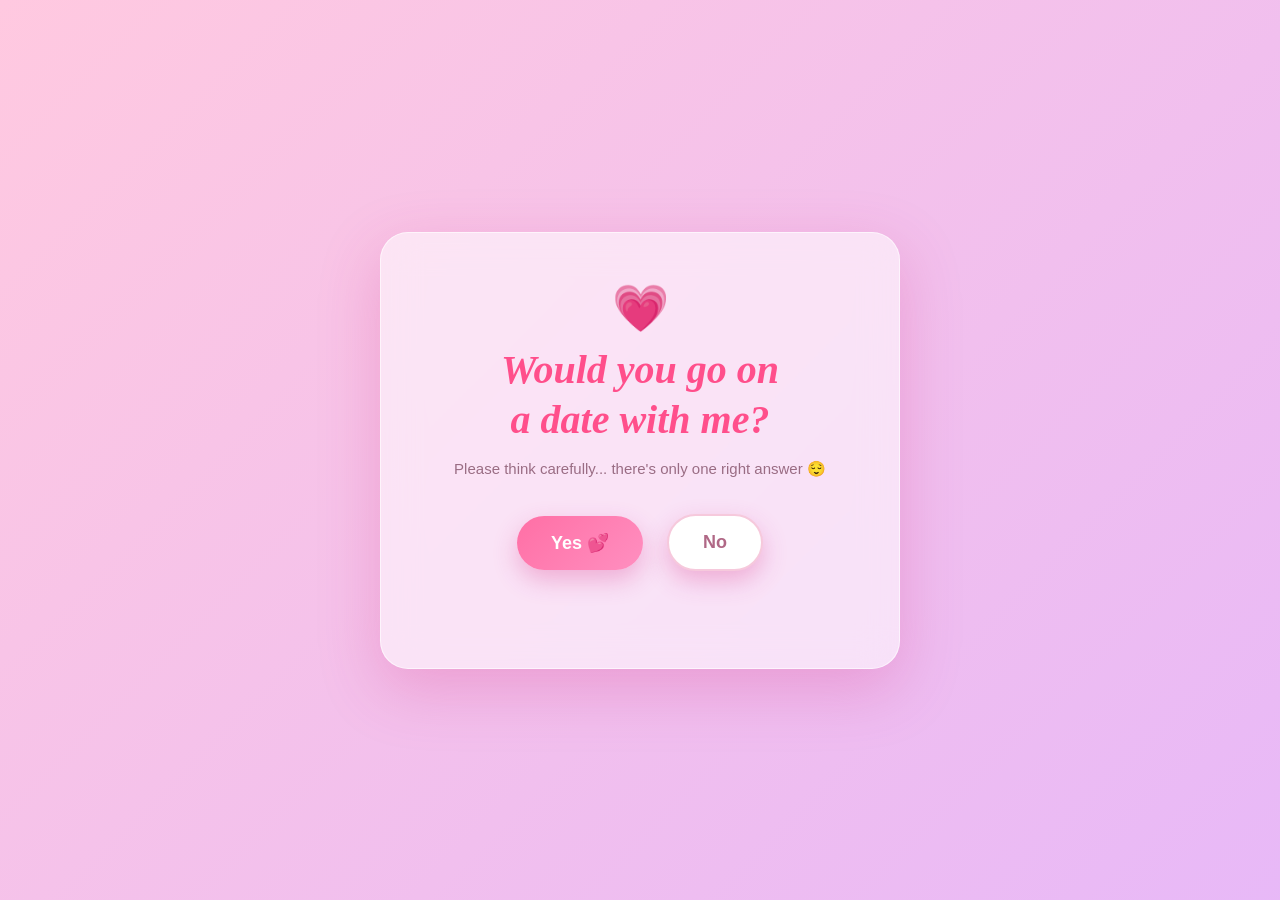
<file: index.html>
<!DOCTYPE html>
<html lang="en">
<head>
<meta charset="UTF-8">
<meta name="viewport" content="width=device-width, initial-scale=1.0, maximum-scale=1, user-scalable=no">
<title>Will You? 💕</title>
<link rel="icon" href="data:image/svg+xml,<svg xmlns=%22http://www.w3.org/2000/svg%22 viewBox=%220 0 100 100%22><text y=%22.9em%22 font-size=%2290%22>💗</text></svg>">
<style>
  :root{
    --pink: #ff6fa5;
    --pink-deep: #ff4f8b;
    --lilac: #c9a6ff;
    --cream: #fff5f8;
    --text: #6b3a52;
  }

  *{ box-sizing: border-box; -webkit-tap-highlight-color: transparent; }

  html, body{
    margin: 0;
    padding: 0;
    height: 100%;
    overflow-x: hidden;
  }

  body{
    min-height: 100vh;
    min-height: 100dvh;
    font-family: 'Segoe UI', Tahoma, Geneva, Verdana, sans-serif;
    color: var(--text);
    background: linear-gradient(-45deg, #ffd1dc, #ffb6d9, #e0b3ff, #ffc9e0);
    background-size: 400% 400%;
    animation: gradientShift 14s ease infinite;
    display: flex;
    align-items: center;
    justify-content: center;
    position: relative;
  }

  @keyframes gradientShift{
    0%{ background-position: 0% 50%; }
    50%{ background-position: 100% 50%; }
    100%{ background-position: 0% 50%; }
  }

  /* Floating hearts background */
  #hearts{
    position: fixed;
    inset: 0;
    overflow: hidden;
    pointer-events: none;
    z-index: 0;
  }
  .heart{
    position: absolute;
    bottom: -10%;
    opacity: 0.55;
    animation-name: floatUp;
    animation-timing-function: ease-in;
    animation-iteration-count: infinite;
    user-select: none;
  }
  @keyframes floatUp{
    0%{ transform: translateY(0) translateX(0) rotate(0deg); opacity: 0; }
    10%{ opacity: 0.6; }
    50%{ transform: translateY(-55vh) translateX(15px) rotate(15deg); }
    90%{ opacity: 0.5; }
    100%{ transform: translateY(-110vh) translateX(-15px) rotate(-10deg); opacity: 0; }
  }

  .stage{
    position: relative;
    z-index: 2;
    width: 100%;
    min-height: 100vh;
    min-height: 100dvh;
    display: flex;
    align-items: center;
    justify-content: center;
    padding: 24px;
  }

  .card{
    background: rgba(255, 255, 255, 0.55);
    backdrop-filter: blur(18px);
    -webkit-backdrop-filter: blur(18px);
    border: 1px solid rgba(255,255,255,0.6);
    border-radius: 28px;
    box-shadow: 0 20px 60px rgba(214, 51, 132, 0.25);
    padding: 48px 36px;
    max-width: 520px;
    width: 100%;
    text-align: center;
    position: relative;
  }

  .screen{ display: none; animation: fadeIn 0.6s ease; }
  .screen.active{ display: block; }

  @keyframes fadeIn{
    from{ opacity: 0; transform: translateY(14px) scale(0.98); }
    to{ opacity: 1; transform: translateY(0) scale(1); }
  }

  .title-emoji{
    font-size: 46px;
    margin-bottom: 6px;
    animation: bounce 2s ease-in-out infinite;
  }
  @keyframes bounce{
    0%, 100%{ transform: translateY(0); }
    50%{ transform: translateY(-10px); }
  }

  h1{
    font-family: Georgia, 'Times New Roman', serif;
    font-style: italic;
    font-size: clamp(28px, 6vw, 40px);
    margin: 10px 0 8px;
    color: var(--pink-deep);
    line-height: 1.25;
  }

  .subtitle{
    font-size: 15px;
    color: #9a6d84;
    margin-bottom: 30px;
  }

  .btn-row{
    display: flex;
    gap: 24px;
    justify-content: center;
    align-items: center;
    margin-top: 10px;
    min-height: 70px;
  }

  button{
    font-family: inherit;
    border: none;
    cursor: pointer;
    outline: none;
  }

  .btn{
    padding: 16px 34px;
    font-size: 18px;
    font-weight: 700;
    border-radius: 50px;
    transition: transform 0.25s ease, box-shadow 0.2s ease;
    box-shadow: 0 10px 24px rgba(214, 51, 132, 0.3);
  }

  #yesBtn{
    background: linear-gradient(135deg, var(--pink), #ff8fc0);
    color: white;
    position: relative;
    z-index: 3;
  }
  #yesBtn:hover{ transform: scale(1.07); }
  #yesBtn:active{ transform: scale(0.97); }

  #noBtn{
    background: #fff;
    color: #b06886;
    border: 2px solid #f6c9dc;
    position: relative;
    z-index: 3;
  }
  #noBtn.escaped{
    position: fixed;
    left: 0;
    top: 0;
    margin: 0;
    z-index: 50;
    will-change: transform;
    transition: none;
  }

  .hint{
    margin-top: 22px;
    font-size: 14px;
    min-height: 20px;
    color: #b06886;
    font-style: italic;
    transition: opacity 0.3s ease;
  }

  /* Celebration screen */
  .big-emoji{
    font-size: 64px;
    animation: pulse 1.1s ease-in-out infinite;
  }
  @keyframes pulse{
    0%, 100%{ transform: scale(1); }
    50%{ transform: scale(1.15); }
  }

  #celebrateScreen h1{ margin-top: 8px; }

  .feelings{
    font-size: 16px;
    line-height: 1.6;
    color: #a15c7c;
    margin: 14px 0 26px;
  }

  .date-form{
    display: flex;
    flex-direction: column;
    gap: 16px;
    text-align: left;
    background: rgba(255,255,255,0.5);
    border-radius: 18px;
    padding: 22px;
    margin-top: 10px;
  }

  .date-form label{
    font-size: 13px;
    font-weight: 700;
    color: var(--pink-deep);
    text-transform: uppercase;
    letter-spacing: 0.5px;
    margin-bottom: 6px;
    display: block;
  }

  .date-form input{
    width: 100%;
    padding: 12px 14px;
    border-radius: 12px;
    border: 2px solid #f6c9dc;
    font-size: 15px;
    background: #fff;
    color: var(--text);
  }
  .date-form input:focus{
    border-color: var(--pink);
  }

  #confirmBtn{
    margin-top: 4px;
    background: linear-gradient(135deg, var(--pink), #ff8fc0);
    color: white;
    padding: 14px;
    border-radius: 14px;
    font-size: 16px;
    font-weight: 700;
    box-shadow: 0 10px 24px rgba(214, 51, 132, 0.3);
  }
  #confirmBtn:hover{ transform: translateY(-2px); }
  #confirmBtn:disabled{ opacity: 0.5; cursor: not-allowed; transform: none; }

  /* Final screen */
  .final-date{
    background: linear-gradient(135deg, #ffe1ec, #fff);
    border-radius: 18px;
    padding: 22px;
    margin: 20px 0;
    font-size: 19px;
    font-weight: 700;
    color: var(--pink-deep);
    border: 2px dashed #ffb6d9;
  }

  /* Confetti */
  #confettiCanvas{
    position: fixed;
    inset: 0;
    pointer-events: none;
    z-index: 10;
  }

  @media (max-width: 480px){
    .card{ padding: 36px 22px; border-radius: 22px; }
    .btn-row{ gap: 16px; }
    .btn{ padding: 14px 26px; font-size: 16px; }
  }
</style>
</head>
<body>

<div id="hearts"></div>
<canvas id="confettiCanvas"></canvas>

<div class="stage">
  <div class="card">

    <!-- Screen 1: The question -->
    <div class="screen active" id="questionScreen">
      <div class="title-emoji">💗</div>
      <h1>Would you go on<br>a date with me?</h1>
      <p class="subtitle">Please think carefully... there's only one right answer 😌</p>

      <div class="btn-row">
        <button class="btn" id="yesBtn">Yes 💕</button>
        <button class="btn" id="noBtn">No</button>
      </div>

      <div class="hint" id="hintText">&nbsp;</div>
    </div>

    <!-- Screen 2: She said yes -->
    <div class="screen" id="celebrateScreen">
      <div class="big-emoji">🥹💖🎉</div>
      <h1>YOU SAID YES!!</h1>
      <p class="feelings">
        I am literally the happiest person alive right now. My heart is doing
        somersaults and I can't stop smiling. Thank you for making me this
        incredibly happy — I already can't wait to see you. 🥰
      </p>

      <div class="date-form">
        <div>
          <label for="dateInput">Pick our date 📅</label>
          <input type="date" id="dateInput">
        </div>
        <div>
          <label for="timeInput">Pick the time 🕰️</label>
          <input type="time" id="timeInput">
        </div>
        <button id="confirmBtn" disabled>Confirm our date 💌</button>
      </div>
    </div>

    <!-- Screen 3: Confirmed -->
    <div class="screen" id="finalScreen">
      <div class="big-emoji">😍✨</div>
      <h1>It's official!</h1>
      <p class="feelings">I'm counting down every single second until then.</p>
      <div class="final-date" id="finalDateText"></div>
      <p class="feelings">See you soon, gorgeous. 💗</p>
    </div>

  </div>
</div>

<script>
  // ---------- Floating hearts background ----------
  const heartsContainer = document.getElementById('hearts');
  const heartEmojis = ['💗','💕','💖','💘','🩷'];
  const HEART_COUNT = 18;
  for (let i = 0; i < HEART_COUNT; i++){
    const el = document.createElement('div');
    el.className = 'heart';
    el.textContent = heartEmojis[Math.floor(Math.random() * heartEmojis.length)];
    const size = 14 + Math.random() * 26;
    el.style.left = Math.random() * 100 + 'vw';
    el.style.fontSize = size + 'px';
    el.style.animationDuration = (8 + Math.random() * 10) + 's';
    el.style.animationDelay = (Math.random() * 10) + 's';
    heartsContainer.appendChild(el);
  }

  // ---------- NO button: continuous smooth flee animation ----------
  const noBtn = document.getElementById('noBtn');
  const yesBtn = document.getElementById('yesBtn');
  const hintText = document.getElementById('hintText');

  const SAFE_RADIUS = 170;     // pointer distance at which it starts fleeing
  const CLOSE_CALL_DIST = 95;  // pointer distance that counts as a "close call"
  const PAD = 16;              // keep-away margin from viewport edges
  const EDGE_MARGIN = 80;      // distance from edge where wall-avoidance kicks in
  const MAX_SPEED = 3.4;       // px per frame — keeps the motion slow & smooth
  const FLEE_ACCEL = 0.85;
  const IDLE_ACCEL = 0.045;
  const EDGE_ACCEL = 0.7;
  const DAMPING = 0.9;

  let started = false;
  let noX = 0, noY = 0, noVX = 0, noVY = 0;
  let noW = 0, noH = 0;
  let pointerX = null, pointerY = null;
  let wanderAngle = Math.random() * Math.PI * 2;
  let closeCallCount = 0;
  let lastCloseCallAt = 0;

  const messages = [
    "Oops, try again 😅",
    "Nope, that button is shy 🙈",
    "Almost! ...not really 😏",
    "It really doesn't want to be clicked 💨",
    "Come on, you know the answer is YES 💕",
    "The universe is nudging you towards YES ✨",
    "Statistically, YES is the only clickable option 😌",
    "This button has left the chat 🏃‍♀️",
  ];

  function registerCloseCall(){
    const now = performance.now();
    if (now - lastCloseCallAt < 1400) return;
    lastCloseCallAt = now;
    closeCallCount++;

    hintText.style.opacity = 0;
    setTimeout(() => {
      hintText.textContent = messages[Math.min(closeCallCount - 1, messages.length - 1)];
      hintText.style.opacity = 1;
    }, 120);

    const yesScale = Math.min(1.35, 1 + closeCallCount * 0.03);
    yesBtn.style.transform = `scale(${yesScale})`;
  }

  function startFleeing(){
    if (started) return;
    started = true;
    const rect = noBtn.getBoundingClientRect();
    noW = rect.width;
    noH = rect.height;
    noX = rect.left;
    noY = rect.top;
    noBtn.classList.add('escaped');
    noBtn.style.transform = `translate(${noX}px, ${noY}px)`;
    requestAnimationFrame(tick);
  }

  function tick(){
    const maxX = Math.max(PAD, window.innerWidth - noW - PAD);
    const maxY = Math.max(PAD, window.innerHeight - noH - PAD);
    let ax = 0, ay = 0;

    if (pointerX !== null){
      const cx = noX + noW / 2, cy = noY + noH / 2;
      const dx = cx - pointerX, dy = cy - pointerY;
      const d = Math.hypot(dx, dy) || 0.0001;
      if (d < SAFE_RADIUS){
        const urgency = 1 - d / SAFE_RADIUS;
        ax += (dx / d) * FLEE_ACCEL * (0.4 + urgency);
        ay += (dy / d) * FLEE_ACCEL * (0.4 + urgency);
        if (d < CLOSE_CALL_DIST) registerCloseCall();
      } else {
        wanderAngle += (Math.random() - 0.5) * 0.15;
        ax += Math.cos(wanderAngle) * IDLE_ACCEL;
        ay += Math.sin(wanderAngle) * IDLE_ACCEL;
      }
    } else {
      wanderAngle += (Math.random() - 0.5) * 0.15;
      ax += Math.cos(wanderAngle) * IDLE_ACCEL;
      ay += Math.sin(wanderAngle) * IDLE_ACCEL;
    }

    // gently steer away from the nearest edge so it can't get cornered
    if (noX < EDGE_MARGIN) ax += EDGE_ACCEL * (1 - noX / EDGE_MARGIN);
    if (noX > maxX - EDGE_MARGIN) ax -= EDGE_ACCEL * (1 - (maxX - noX) / EDGE_MARGIN);
    if (noY < EDGE_MARGIN) ay += EDGE_ACCEL * (1 - noY / EDGE_MARGIN);
    if (noY > maxY - EDGE_MARGIN) ay -= EDGE_ACCEL * (1 - (maxY - noY) / EDGE_MARGIN);

    noVX = (noVX + ax) * DAMPING;
    noVY = (noVY + ay) * DAMPING;
    const speed = Math.hypot(noVX, noVY);
    if (speed > MAX_SPEED){
      noVX = (noVX / speed) * MAX_SPEED;
      noVY = (noVY / speed) * MAX_SPEED;
    }

    noX += noVX;
    noY += noVY;

    if (noX < PAD){ noX = PAD; noVX = Math.max(noVX, 0); }
    if (noX > maxX){ noX = maxX; noVX = Math.min(noVX, 0); }
    if (noY < PAD){ noY = PAD; noVY = Math.max(noVY, 0); }
    if (noY > maxY){ noY = maxY; noVY = Math.min(noVY, 0); }

    noBtn.style.transform = `translate(${noX}px, ${noY}px)`;
    requestAnimationFrame(tick);
  }

  function distanceToBtnRect(x, y){
    const rect = noBtn.getBoundingClientRect();
    const dx = Math.max(rect.left - x, 0, x - rect.right);
    const dy = Math.max(rect.top - y, 0, y - rect.bottom);
    return Math.hypot(dx, dy);
  }

  function handlePointerMove(x, y){
    pointerX = x;
    pointerY = y;
    if (!started && distanceToBtnRect(x, y) < SAFE_RADIUS){
      startFleeing();
    }
  }

  document.addEventListener('mousemove', (e) => handlePointerMove(e.clientX, e.clientY));
  document.addEventListener('mouseleave', () => { pointerX = null; pointerY = null; });
  document.addEventListener('touchmove', (e) => {
    const t = e.touches[0];
    if (t) handlePointerMove(t.clientX, t.clientY);
  }, { passive: true });
  document.addEventListener('touchend', () => { pointerX = null; pointerY = null; });

  // Fallback: if it somehow gets clicked/tapped, treat it as a close call and keep fleeing
  noBtn.addEventListener('click', (e) => {
    e.preventDefault();
    startFleeing();
    registerCloseCall();
  });
  noBtn.addEventListener('touchstart', (e) => {
    e.preventDefault();
    startFleeing();
    registerCloseCall();
  }, { passive: false });

  // ---------- Screen navigation ----------
  const questionScreen = document.getElementById('questionScreen');
  const celebrateScreen = document.getElementById('celebrateScreen');
  const finalScreen = document.getElementById('finalScreen');

  function showScreen(el){
    [questionScreen, celebrateScreen, finalScreen].forEach(s => s.classList.remove('active'));
    el.classList.add('active');
  }

  yesBtn.addEventListener('click', () => {
    showScreen(celebrateScreen);
    launchConfetti();
    const today = new Date();
    const dateInput = document.getElementById('dateInput');
    dateInput.min = today.toISOString().split('T')[0];
  });

  // ---------- Date/time form ----------
  const dateInput = document.getElementById('dateInput');
  const timeInput = document.getElementById('timeInput');
  const confirmBtn = document.getElementById('confirmBtn');

  function checkFormReady(){
    confirmBtn.disabled = !(dateInput.value && timeInput.value);
  }
  dateInput.addEventListener('input', checkFormReady);
  timeInput.addEventListener('input', checkFormReady);

  confirmBtn.addEventListener('click', () => {
    if (!dateInput.value || !timeInput.value) return;
    const dateObj = new Date(dateInput.value + 'T' + timeInput.value);
    const dateStr = dateObj.toLocaleDateString(undefined, { weekday: 'long', year: 'numeric', month: 'long', day: 'numeric' });
    const timeStr = dateObj.toLocaleTimeString(undefined, { hour: 'numeric', minute: '2-digit' });
    document.getElementById('finalDateText').textContent = `${dateStr} at ${timeStr} 💖`;
    showScreen(finalScreen);
    launchConfetti();
  });

  // ---------- Confetti ----------
  const canvas = document.getElementById('confettiCanvas');
  const ctx = canvas.getContext('2d');
  let confettiPieces = [];
  let confettiRunning = false;

  function resizeCanvas(){
    canvas.width = window.innerWidth;
    canvas.height = window.innerHeight;
  }
  window.addEventListener('resize', resizeCanvas);
  resizeCanvas();

  const confettiColors = ['#ff6fa5', '#ff8fc0', '#c9a6ff', '#ffd1dc', '#fff0f5', '#ff4f8b'];

  function launchConfetti(){
    for (let i = 0; i < 90; i++){
      confettiPieces.push({
        x: Math.random() * canvas.width,
        y: -20 - Math.random() * canvas.height * 0.5,
        r: 4 + Math.random() * 6,
        color: confettiColors[Math.floor(Math.random() * confettiColors.length)],
        speed: 2 + Math.random() * 3,
        drift: (Math.random() - 0.5) * 2,
        rotation: Math.random() * 360,
        spin: (Math.random() - 0.5) * 10,
        shape: Math.random() > 0.5 ? 'heart' : 'square'
      });
    }
    if (!confettiRunning){
      confettiRunning = true;
      requestAnimationFrame(animateConfetti);
    }
  }

  function animateConfetti(){
    ctx.clearRect(0, 0, canvas.width, canvas.height);
    confettiPieces.forEach(p => {
      p.y += p.speed;
      p.x += p.drift;
      p.rotation += p.spin;
      ctx.save();
      ctx.translate(p.x, p.y);
      ctx.rotate(p.rotation * Math.PI / 180);
      ctx.fillStyle = p.color;
      if (p.shape === 'heart'){
        ctx.font = p.r * 3 + 'px sans-serif';
        ctx.textAlign = 'center';
        ctx.fillText('♥', 0, 0);
      } else {
        ctx.fillRect(-p.r/2, -p.r/2, p.r, p.r);
      }
      ctx.restore();
    });
    confettiPieces = confettiPieces.filter(p => p.y < canvas.height + 30);
    if (confettiPieces.length > 0){
      requestAnimationFrame(animateConfetti);
    } else {
      confettiRunning = false;
    }
  }
</script>

</body>
</html>
</file>
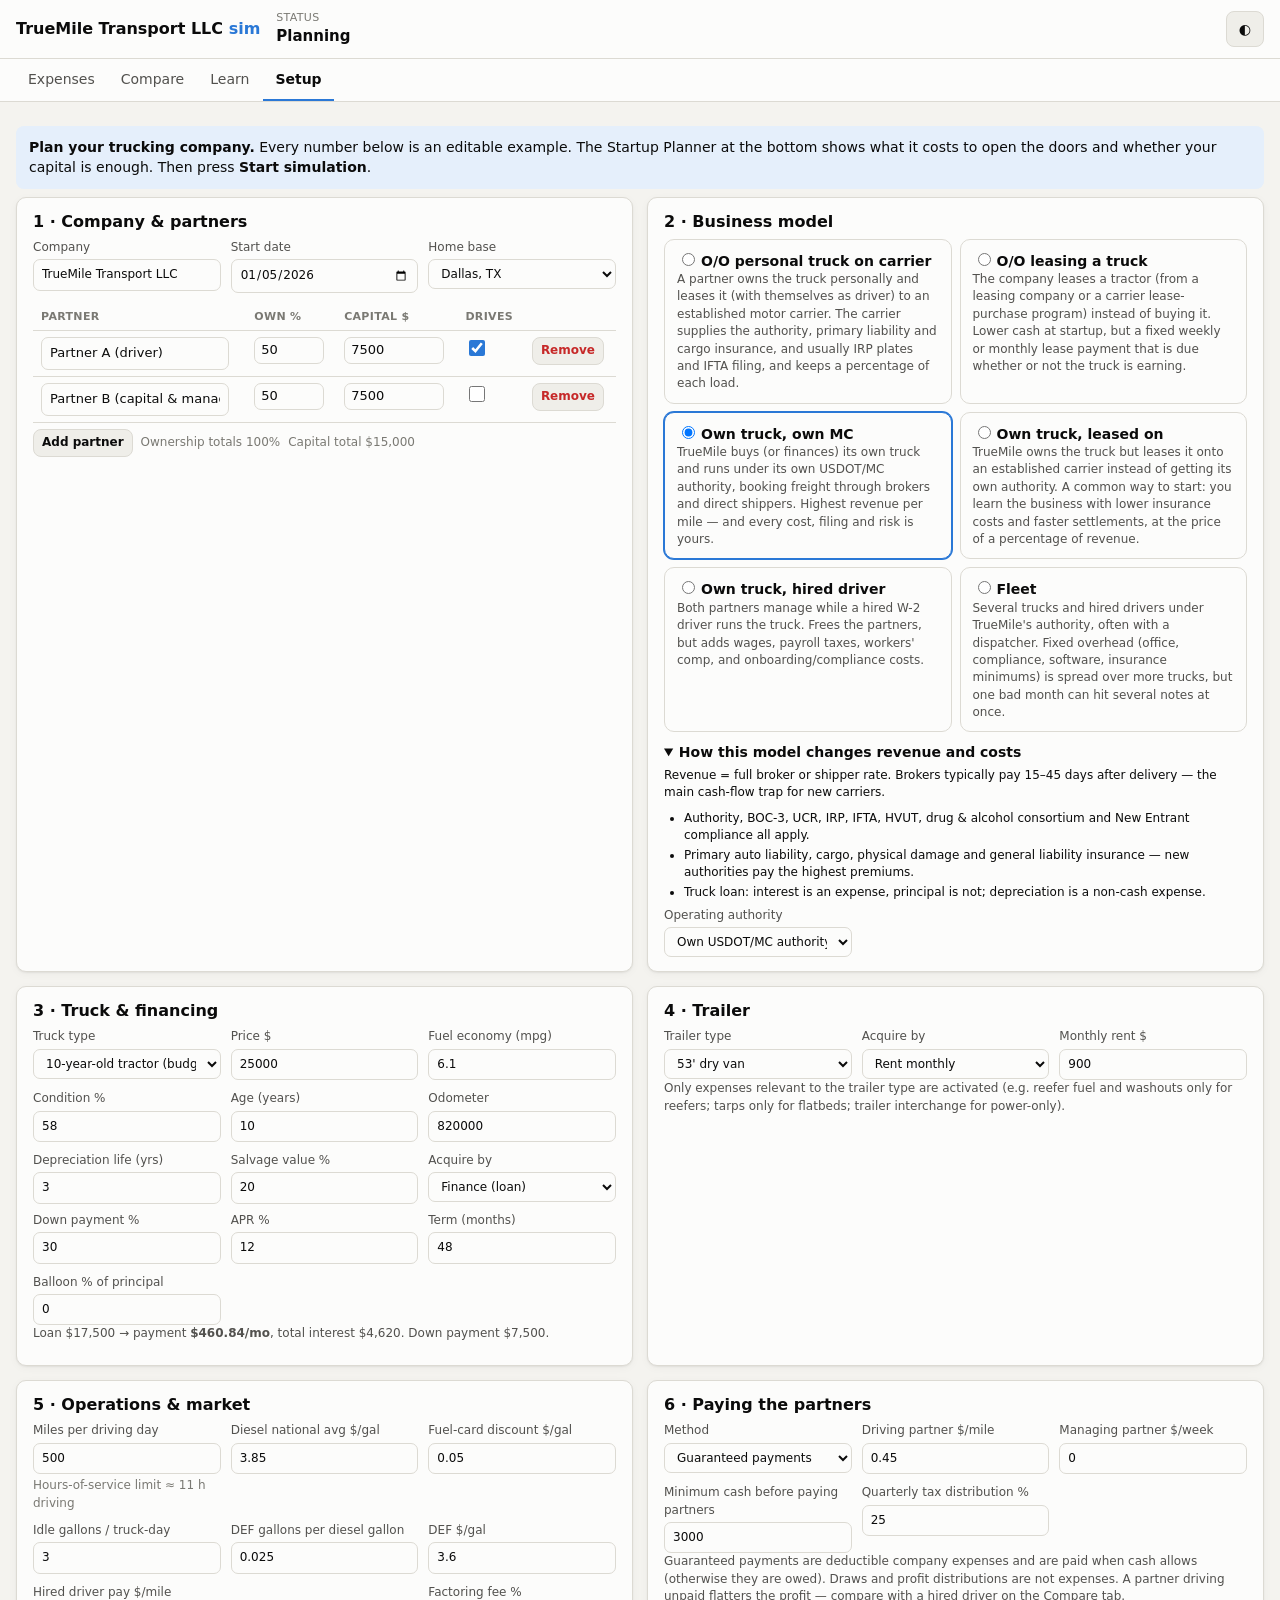
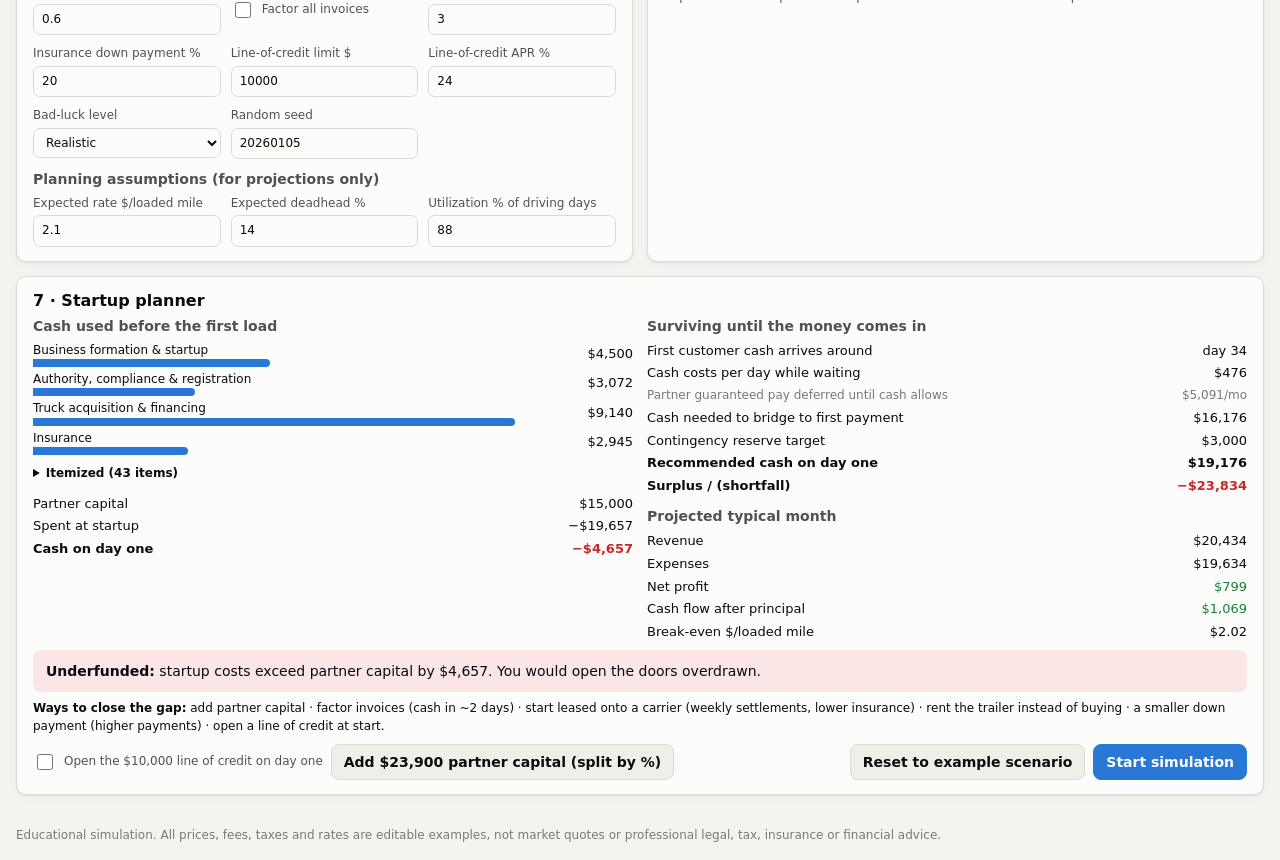
<file: truemile/index.html>
<!doctype html>
<html lang="en">
<head>
  <meta charset="utf-8">
  <meta name="viewport" content="width=device-width, initial-scale=1">
  <title>TrueMile Trucking Simulator</title>
  <meta name="description" content="Run a virtual U.S. trucking company: finance a truck, book freight, pay every bill, survive slow-paying brokers and learn why profit is not cash.">
  <link rel="stylesheet" href="css/styles.css">
</head>
<body>
  <header class="topbar" id="topbar"></header>
  <nav class="tabs" id="tabs" aria-label="Sections"></nav>
  <main id="main"><p>Loading…</p></main>
  <div id="modal"></div>
  <footer>Educational simulation. All prices, fees, taxes and rates are editable examples, not market quotes or professional legal, tax, insurance or financial advice.</footer>
  <noscript>This simulator needs JavaScript.</noscript>

  <script src="js/data/geo.js"></script>
  <script src="js/data/models.js"></script>
  <script src="js/data/expenses.js"></script>
  <script src="js/data/lessons.js"></script>
  <script src="js/engine/core.js"></script>
  <script src="js/engine/finance.js"></script>
  <script src="js/engine/sim.js"></script>
  <script src="js/engine/loads.js"></script>
  <script src="js/engine/events.js"></script>
  <script src="js/engine/project.js"></script>
  <script src="js/ui/util.js"></script>
  <script src="js/ui/views.js"></script>
  <script src="js/ui/finance.js"></script>
  <script src="js/ui/planner.js"></script>
  <script src="js/app.js"></script>
</body>
</html>
</file>
<file: truemile/css/styles.css>
:root {
  color-scheme: light;
  --bg: #f4f3ef;
  --surface: #fcfcfb;
  --surface-2: #efeee9;
  --border: #dcdad3;
  --text: #0b0b0b;
  --text-2: #52514e;
  --muted: #7a7973;
  --accent: #2a78d6;
  --accent-ink: #ffffff;
  --series-1: #2a78d6;
  --series-2: #eb6834;
  --good: #1a7f37;
  --good-bg: #e3f4e8;
  --warn: #9a6200;
  --warn-bg: #fdf1d8;
  --bad: #c62828;
  --bad-bg: #fbe5e5;
  --info-bg: #e5effb;
  --shadow: 0 1px 2px rgba(0,0,0,.06), 0 2px 8px rgba(0,0,0,.04);
  --radius: 10px;
  --mono: ui-monospace, SFMono-Regular, Menlo, Consolas, monospace;
}
@media (prefers-color-scheme: dark) {
  :root:not([data-theme="light"]) {
    color-scheme: dark;
    --bg: #121211; --surface: #1a1a19; --surface-2: #242422; --border: #34332f;
    --text: #f0efec; --text-2: #c3c2b7; --muted: #8f8e86;
    --accent: #3987e5; --series-1: #3987e5; --series-2: #d95926;
    --good: #4cc26e; --good-bg: #16301e; --warn: #e3a32b; --warn-bg: #352a12; --bad: #f06b6b; --bad-bg: #3a1a1a; --info-bg: #182638;
    --shadow: none;
  }
}
:root[data-theme="dark"] {
  color-scheme: dark;
  --bg: #121211; --surface: #1a1a19; --surface-2: #242422; --border: #34332f;
  --text: #f0efec; --text-2: #c3c2b7; --muted: #8f8e86;
  --accent: #3987e5; --series-1: #3987e5; --series-2: #d95926;
  --good: #4cc26e; --good-bg: #16301e; --warn: #e3a32b; --warn-bg: #352a12; --bad: #f06b6b; --bad-bg: #3a1a1a; --info-bg: #182638;
  --shadow: none;
}

* { box-sizing: border-box; }
html, body { margin: 0; }
body {
  background: var(--bg); color: var(--text);
  font: 14px/1.45 system-ui, -apple-system, "Segoe UI", Roboto, sans-serif;
  -webkit-font-smoothing: antialiased;
}
h1, h2, h3, h4 { margin: 0 0 .5em; line-height: 1.2; }
h2 { font-size: 20px; }
h3 { font-size: 16px; }
h4 { font-size: 14px; color: var(--text-2); }
p { margin: 0 0 .7em; }
a { color: var(--accent); }
small, .small { font-size: 12px; }
.muted { color: var(--muted); }
.t2 { color: var(--text-2); }
.num { font-variant-numeric: tabular-nums; text-align: right; white-space: nowrap; }
.pos { color: var(--good); }
.neg { color: var(--bad); }
.hidden { display: none !important; }

/* ---------- top bar ---------- */
.topbar {
  position: sticky; top: env(safe-area-inset-top, 0px); z-index: 20;
  background: var(--surface); border-bottom: 1px solid var(--border);
  display: flex; flex-wrap: wrap; align-items: center; gap: 8px 16px; padding: 10px 16px;
}
.brand { font-weight: 700; font-size: 16px; white-space: nowrap; }
.brand span { color: var(--accent); }
.kpis { display: flex; gap: 14px; flex-wrap: wrap; flex: 1; }
.kpi { display: flex; flex-direction: column; min-width: 80px; }
.kpi b { font-size: 15px; font-variant-numeric: tabular-nums; }
.kpi span { font-size: 11px; color: var(--muted); text-transform: uppercase; letter-spacing: .03em; }
.controls { display: flex; gap: 6px; flex-wrap: wrap; }

nav.tabs {
  display: flex; gap: 2px; overflow-x: auto; padding: 0 16px; background: var(--surface);
  border-bottom: 1px solid var(--border); position: sticky; top: calc(env(safe-area-inset-top, 0px) + var(--topbar-h, 58px)); z-index: 19;
}
nav.tabs button {
  background: none; border: 0; border-bottom: 2px solid transparent; padding: 10px 12px; color: var(--text-2);
  font: inherit; cursor: pointer; white-space: nowrap;
}
nav.tabs button.active { color: var(--text); border-bottom-color: var(--accent); font-weight: 600; }
nav.tabs .badge { margin-left: 4px; }

main { max-width: 1280px; margin: 0 auto; padding: 16px; }

/* ---------- building blocks ---------- */
.grid { display: grid; gap: 14px; }
.g2 { grid-template-columns: repeat(auto-fit, minmax(320px, 1fr)); }
.g3 { grid-template-columns: repeat(auto-fit, minmax(240px, 1fr)); }
.g4 { grid-template-columns: repeat(auto-fit, minmax(170px, 1fr)); }
.card {
  background: var(--surface); border: 1px solid var(--border); border-radius: var(--radius);
  padding: 14px 16px; box-shadow: var(--shadow); min-width: 0;
}
.card > h3:first-child { display: flex; align-items: center; justify-content: space-between; gap: 8px; }
.stat { display: flex; flex-direction: column; gap: 2px; }
.stat .label { font-size: 12px; color: var(--muted); }
.stat .value { font-size: 22px; font-weight: 650; font-variant-numeric: tabular-nums; }
.stat .sub { font-size: 12px; color: var(--text-2); }

.btn {
  display: inline-flex; align-items: center; gap: 6px; justify-content: center;
  background: var(--surface-2); color: var(--text); border: 1px solid var(--border); border-radius: 8px;
  padding: 7px 12px; font: inherit; font-weight: 550; cursor: pointer; white-space: nowrap;
}
.btn:hover { filter: brightness(.97); }
.btn.primary { background: var(--accent); border-color: var(--accent); color: var(--accent-ink); }
.btn.danger { color: var(--bad); }
.btn.sm { padding: 4px 8px; font-size: 12px; }
.btn:disabled { opacity: .45; cursor: not-allowed; }
.btn:focus-visible, input:focus-visible, select:focus-visible, nav.tabs button:focus-visible { outline: 2px solid var(--accent); outline-offset: 2px; }

.badge { display: inline-block; padding: 1px 7px; border-radius: 99px; font-size: 11px; font-weight: 600; background: var(--surface-2); color: var(--text-2); white-space: nowrap; }
.badge.good { background: var(--good-bg); color: var(--good); }
.badge.warn { background: var(--warn-bg); color: var(--warn); }
.badge.bad { background: var(--bad-bg); color: var(--bad); }
.badge.info { background: var(--info-bg); color: var(--accent); }

.callout { border-radius: 8px; padding: 10px 12px; margin: 8px 0; border: 1px solid var(--border); background: var(--surface-2); }
.callout.good { background: var(--good-bg); border-color: transparent; }
.callout.warn { background: var(--warn-bg); border-color: transparent; }
.callout.bad { background: var(--bad-bg); border-color: transparent; }
.callout.info { background: var(--info-bg); border-color: transparent; }

/* ---------- tables ---------- */
.table-wrap { overflow-x: auto; -webkit-overflow-scrolling: touch; }
table { width: 100%; border-collapse: collapse; font-size: 13px; }
th, td { padding: 6px 8px; border-bottom: 1px solid var(--border); text-align: left; vertical-align: top; }
th { font-size: 11px; text-transform: uppercase; letter-spacing: .03em; color: var(--muted); font-weight: 600; white-space: nowrap; }
tr.total td { font-weight: 700; border-top: 2px solid var(--border); }
tr.sub td { font-weight: 600; background: var(--surface-2); }
tr.off td { opacity: .5; }
td.indent { padding-left: 22px; }

/* ---------- forms ---------- */
label.field { display: flex; flex-direction: column; gap: 3px; font-size: 12px; color: var(--text-2); }
label.field.inline { flex-direction: row; align-items: center; gap: 8px; }
input, select, textarea {
  font: inherit; color: var(--text); background: var(--surface); border: 1px solid var(--border);
  border-radius: 7px; padding: 6px 8px; min-width: 0;
}
input[type=number] { width: 100%; }
input[type=checkbox] { width: 16px; height: 16px; accent-color: var(--accent); }
.form-grid { display: grid; grid-template-columns: repeat(auto-fill, minmax(170px, 1fr)); gap: 10px; }
td input[type=number] { width: 96px; padding: 3px 6px; }

/* ---------- load board ---------- */
.load {
  display: grid; grid-template-columns: 1fr auto; gap: 6px 12px; padding: 12px; border: 1px solid var(--border);
  border-radius: var(--radius); background: var(--surface);
}
.load .route { font-weight: 650; font-size: 15px; }
.load .meta { display: flex; flex-wrap: wrap; gap: 4px 12px; font-size: 12px; color: var(--text-2); }
.load .money { text-align: right; }
.load .money b { font-size: 18px; }
.load .econ { grid-column: 1 / -1; display: grid; grid-template-columns: repeat(auto-fit, minmax(110px, 1fr)); gap: 4px 10px; font-size: 12px; background: var(--surface-2); border-radius: 8px; padding: 8px; }
.load .econ div > span:first-child { display: block; color: var(--muted); font-size: 11px; }
.load .actions { grid-column: 1 / -1; display: flex; gap: 8px; flex-wrap: wrap; align-items: center; }

.truckbar { display: flex; flex-wrap: wrap; gap: 6px; margin-bottom: 12px; }
.truckbar .btn.active { outline: 2px solid var(--accent); }

.progress { height: 6px; border-radius: 99px; background: var(--surface-2); overflow: hidden; }
.progress > i { display: block; height: 100%; background: var(--accent); border-radius: 99px; }

/* ---------- log ---------- */
.log { list-style: none; margin: 0; padding: 0; }
.log li { padding: 8px 0; border-bottom: 1px solid var(--border); display: grid; grid-template-columns: 86px 1fr; gap: 8px; }
.log li .d { font-size: 12px; color: var(--muted); font-variant-numeric: tabular-nums; }
.log li b { display: block; }
.log li.bad b { color: var(--bad); }
.log li.good b { color: var(--good); }
.log li.warn b { color: var(--warn); }
.log li.lesson b { color: var(--accent); }

/* ---------- charts ---------- */
.chart { position: relative; }
.chart svg { display: block; width: 100%; height: auto; overflow: visible; }
.chart .grid-line { stroke: var(--border); stroke-width: 1; }
.chart .axis-label { fill: var(--muted); font-size: 11px; }
.chart .series-line { fill: none; stroke: var(--series-1); stroke-width: 2; }
.chart .zero { stroke: var(--text-2); stroke-width: 1; }
.chart .bar-pos { fill: var(--series-1); }
.chart .bar-neg { fill: var(--series-2); }
.chart .hit { fill: transparent; }
.chart .cross { stroke: var(--text-2); stroke-width: 1; stroke-dasharray: 3 3; }
.chart .dot { fill: var(--series-1); stroke: var(--surface); stroke-width: 2; }
.tip {
  position: absolute; pointer-events: none; background: var(--text); color: var(--surface); padding: 5px 8px; border-radius: 6px;
  font-size: 12px; white-space: nowrap; transform: translate(-50%, -110%); z-index: 5;
}
.legend { display: flex; gap: 12px; font-size: 12px; color: var(--text-2); margin-top: 4px; flex-wrap: wrap; }
.legend i { display: inline-block; width: 10px; height: 10px; border-radius: 2px; margin-right: 4px; vertical-align: -1px; }

/* ---------- modal ---------- */
.modal-bg { position: fixed; inset: 0; background: rgba(0,0,0,.45); z-index: 50; display: flex; align-items: flex-start; justify-content: center; padding: 40px 16px; overflow-y: auto; }
.modal { background: var(--surface); border-radius: 12px; max-width: 620px; width: 100%; padding: 20px; box-shadow: 0 10px 40px rgba(0,0,0,.3); }
.modal .options { display: grid; gap: 8px; margin-top: 12px; }
.modal .options button { text-align: left; display: block; white-space: normal; }
.modal .options button small { display: block; font-weight: 400; color: var(--text-2); }

.toast { position: fixed; bottom: 16px; left: 50%; transform: translateX(-50%); background: var(--text); color: var(--surface); padding: 8px 14px; border-radius: 8px; z-index: 60; font-size: 13px; max-width: calc(100% - 32px); }

/* ---------- setup ---------- */
.steps { display: flex; gap: 6px; flex-wrap: wrap; margin-bottom: 12px; }
.steps button { border-radius: 99px; }
.model-pick { display: grid; gap: 8px; grid-template-columns: repeat(auto-fit, minmax(260px, 1fr)); }
.model-pick label { border: 1px solid var(--border); border-radius: var(--radius); padding: 10px 12px; cursor: pointer; display: block; background: var(--surface); }
.model-pick label.sel { border-color: var(--accent); box-shadow: 0 0 0 1px var(--accent); }
.model-pick input { margin-right: 6px; }
.bar-row { display: grid; grid-template-columns: 1fr 110px; gap: 8px; align-items: center; margin: 4px 0; font-size: 13px; }
.hbar { height: 8px; background: var(--series-1); border-radius: 0 4px 4px 0; }

details summary { cursor: pointer; font-weight: 600; padding: 4px 0; }
details { margin: 6px 0; }
ul.tight { margin: 4px 0; padding-left: 20px; }
ul.tight li { margin: 2px 0; }
.kv { max-width: 640px; display: grid; grid-template-columns: 1fr auto; gap: 4px 12px; font-size: 13px; }
.kv > :nth-child(even) { text-align: right; font-variant-numeric: tabular-nums; }
.row { display: flex; gap: 8px; align-items: center; flex-wrap: wrap; }
.spacer { flex: 1; }
hr { border: 0; border-top: 1px solid var(--border); margin: 12px 0; }
footer { max-width: 1280px; margin: 0 auto; padding: 16px; font-size: 12px; color: var(--muted); }

@media (max-width: 640px) {
  .topbar { padding: 8px 16px; }
  .topbar { position: static; }
  nav.tabs { top: 0; }
  .brand { width: 100%; }
  .kpis { display: grid; grid-template-columns: repeat(3, 1fr); gap: 6px 10px; width: 100%; }
  .kpi { min-width: 0; }
  .kpi b { font-size: 13px; }
  .log li { grid-template-columns: 1fr; gap: 2px; }
  .load { grid-template-columns: 1fr; }
  .load .money { text-align: left; }
}
</file>
